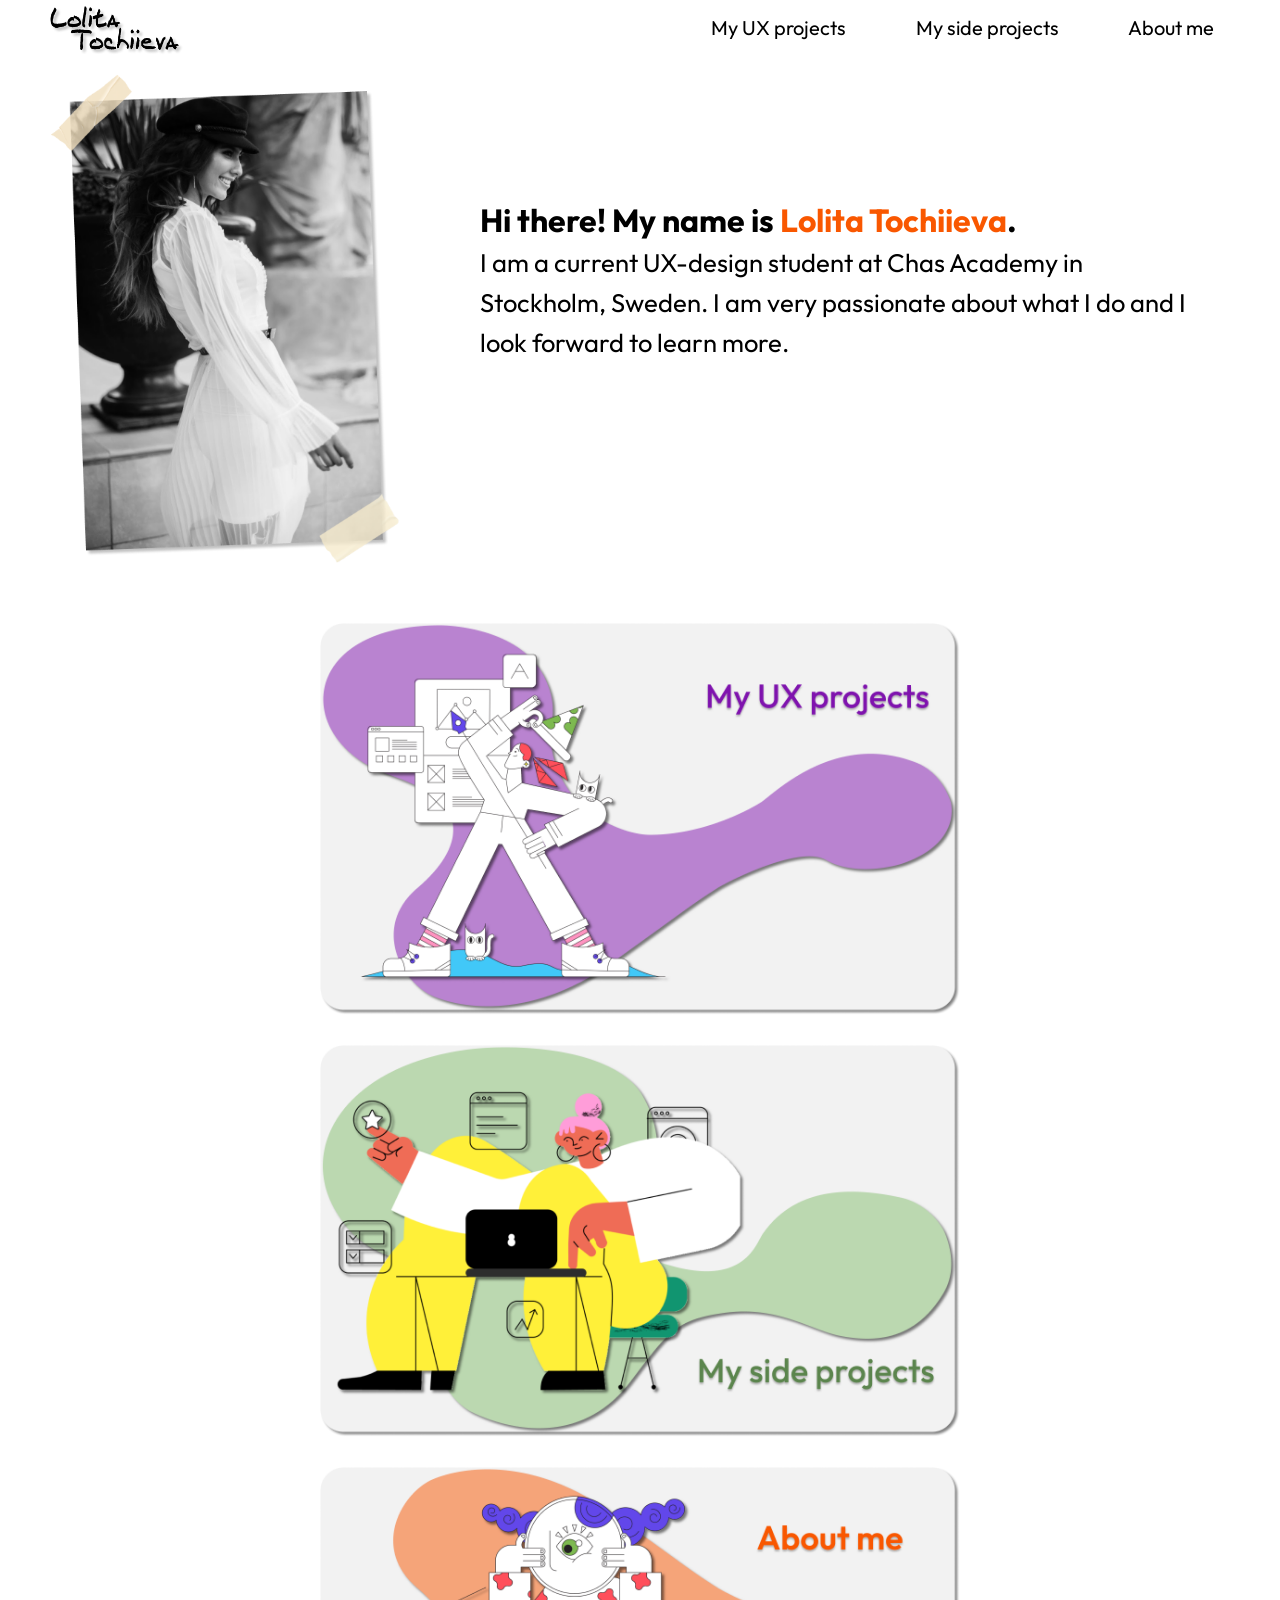
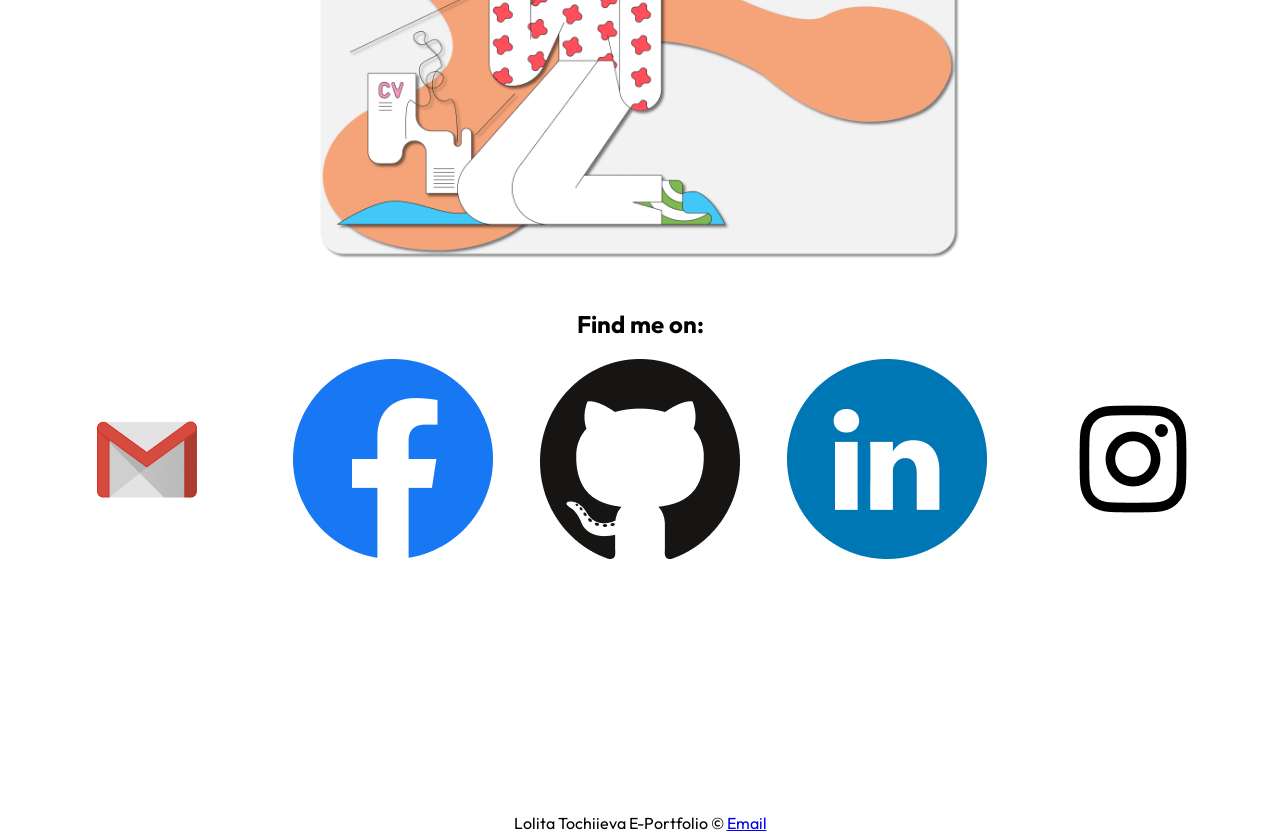
<file: index.html>
<!DOCTYPE html>
<html lang="en">
  <head>
    <meta charset="UTF-8" />
    <meta http-equiv="X-UA-Compatible" content="IE=edge" />
    <meta name="viewport" content="width=device-width, initial-scale=1.0" />

    <!-- Fontawesome icon CDN -->
    <link
      rel="stylesheet"
      href="https://cdnjs.cloudflare.com/ajax/libs/font-awesome/4.7.0/css/font-awesome.min.css"
    />
    <!-- Link to stylesheet-->
    <link rel="stylesheet" href="./style.css" />
    <title>Portfolio Lolka</title>
  </head>
  <body>
    <!-- Navigation bar with Logo and Links -->
    <nav class="desktopNav">
      <a href="index.html">
        <img
          id="Lolita_Tochiieva_Logo"
          src="img/Lolkas Logo.png"
          alt="MyLogo"
        />
      </a>

      <!-- Grouped right nav to easier style-->
      <div class="rightNav">
        <a id="my_ux_projects" href="UXprojects.html">My UX projects</a>
        <a id="my_side_projects" href="SideProjects.html">My side projects</a>
        <a id="about_me" href="AboutMe.html">About me</a>
      </div>
    </nav>

    <!-- Phone Navigation bar-->
    <nav class="phoneNav">
      <div class="logo_phone">
        <a href="index.html">
          <img
            id="Lolita_Tochiieva_Logo"
            src="img/Lolkas Logo.png"
            alt="MyLogo"
          />
        </a>
      </div>

      <!-- Mobile Links, toggleable through Javascript on phone browser -->
      <div class="mobile_links">
        <a href="UXprojects.html">My UX projects</a>
        <a href="SideProjects.html">My side projects</a>
        <a href="AboutMe.html">About me</a>
      </div>
      <!-- Fontawesome burger menu icon to not take so much space on phone navbar-->
      <a id="meny" href="javascript:void(0);" onclick="phoneMenu()">
        <i class="fa fa-bars"></i>
      </a>
    </nav>
    <!-- Header with image and a describing title and subtitle 
         Using Span to mark the subtitle -->
    <header>
      <img id="me" src="./img/LolkaTape.png" alt="My image" />
      <h1>
        Hi there! My name is <span class="orangeName"> Lolita Tochiieva</span>.
        <br />
        <span id="headerP"
          >I am a current UX-design student at Chas Academy in Stockholm,
          Sweden. I am very passionate about what I do and I look forward to
          learn more.</span
        >
      </h1>
    </header>

    <!-- Main Section-->
    <main>
      
      <div class="Choises">
        <div class="UXNav">
          <a href="UXprojects.html">
            <img id="LolkasUX" src="./img/Photo+vector.png" alt="My UX" />
          </a>
        </div>
        <div class="SideNav">
          <a href="SideProjects.html">
            <img
              id="LolkasSide"
              src="./img/MySideProjPhoto+vector.png"
              alt="Side projects"
            />
          </a>
        </div>
        <div class="AboutNav">
          <a href="AboutMe.html">
            <img
              id="AboutLolka"
              src="./img/AboutMePhoto+vector.png"
              alt="About me"
            />
          </a>
        </div>
      </div>

      <!-- Social media Icons, linking to generic website -->
      <article class="social_media">
        <h1>Find me on:</h1>
        <div class="icons">
          <div class="gmail">
            <a href="mailto:alol5569@gmail.com">
              <img src="img/gmail.png" alt="" />
            </a>
          </div>
          <div class="fb">
            <a href="https://www.facebook.com/lola.daryushina/">
              <img src="img/fb.png" alt="" />
            </a>
          </div>
          <div class="git">
            <a href="https://github.com/Lolka69">
              <img src="img/git.png" alt="" />
            </a>
          </div>
          <div class="linkedin">
            <a href="https://www.linkedin.com/in/lolita-tochiieva-649312226/">
              <img src="img/linked.png" alt="" />
            </a>
          </div>
          <div class="ig">
            <a href="https://www.instagram.com/lolaaaa_69/">
              <img src="img/ig.png" alt="" />
            </a>
          </div>
        </div>
      </article>
    </main>
    <footer>
      Lolita Tochiieva E-Portfolio &copy;
      <a href="mailto:alol5569@gmail.com">Email</a>
    </footer>
    <script src="js/index.js"></script>
  </body>
</html>
</file>
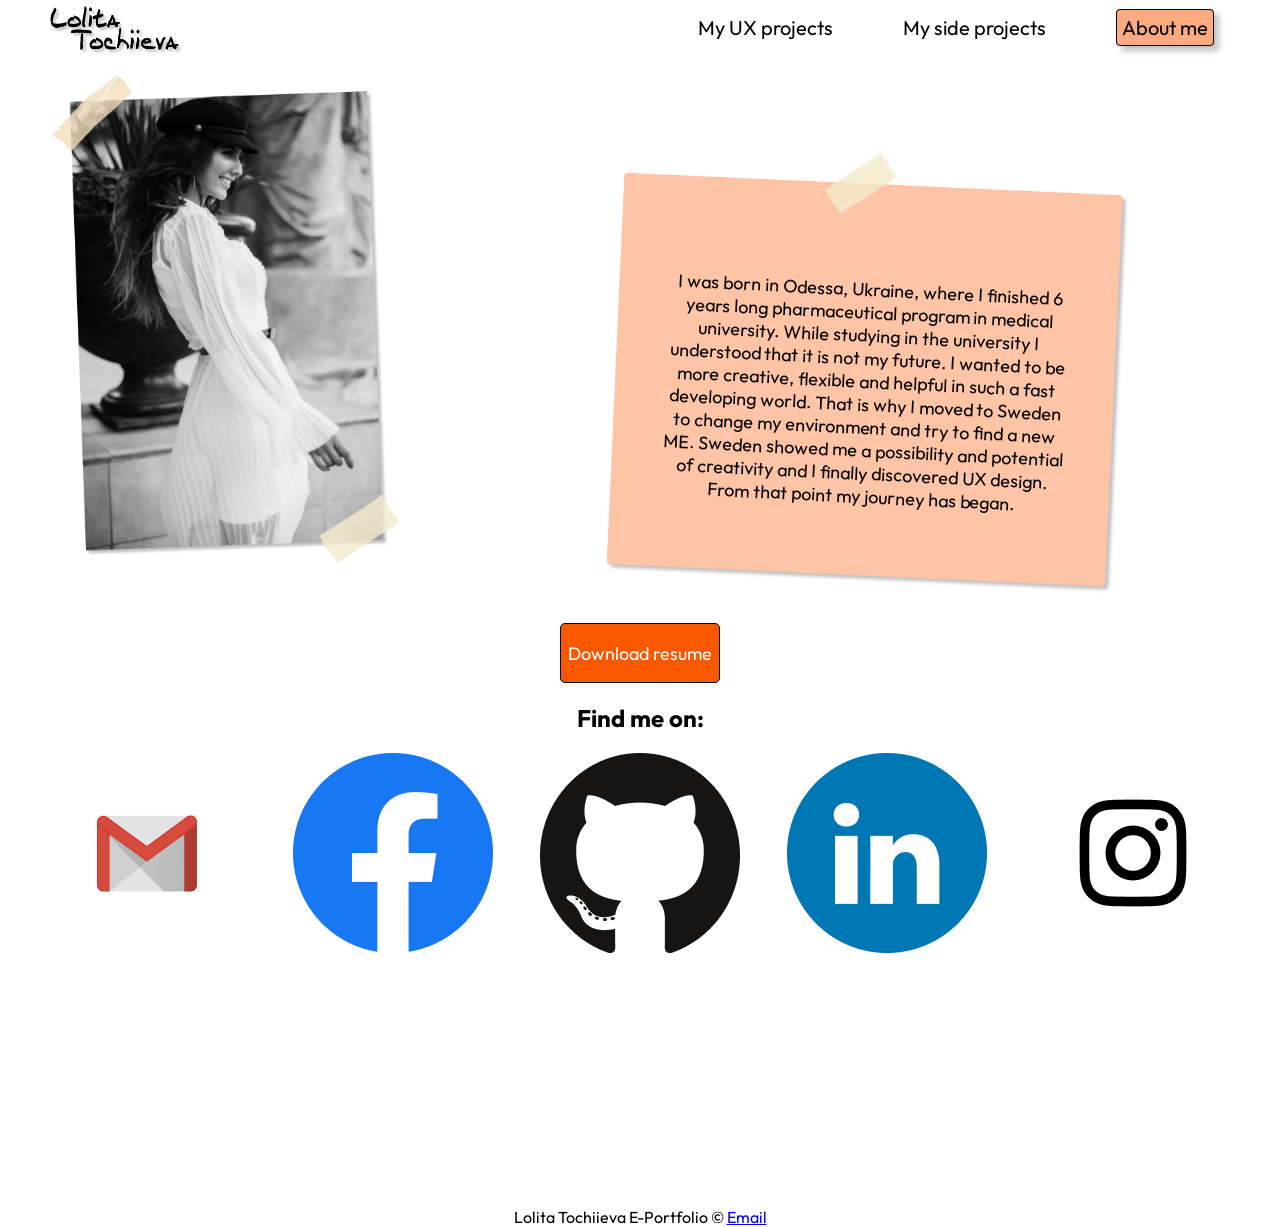
<file: AboutMe.html>
<!DOCTYPE html>
<html lang="en">
  <head>
    <meta charset="UTF-8" />
    <meta http-equiv="X-UA-Compatible" content="IE=edge" />
    <meta name="viewport" content="width=device-width, initial-scale=1.0" />
    <link rel="stylesheet" href="./style.css" />
    <!-- Fontawesome icon CDN -->
    <link rel="stylesheet" href="https://cdnjs.cloudflare.com/ajax/libs/font-awesome/4.7.0/css/font-awesome.min.css">
    <title>About Me</title>
  </head>
  <body>
    <!-- Desktop Navigation Bar -->
    <nav class="desktopNav">
      <a href="index.html">
        <img
          id="Lolita_Tochiieva_Logo"
          src="img/Lolkas Logo.png"
          alt="MyLogo"
        />
      </a>
      <!-- Grouped right nav to easier style-->
      <div class="rightNav">
        <a id="my_ux_projects" href="UXprojects.html">My UX projects</a>
        <a id="my_side_projects" href="SideProjects.html">My side projects</a>
        <a id="about_me_highlight" href="AboutMe.html">About me</a>
      </div>
    </nav>
    <!-- Phone Navigation bar-->
    <nav class="phoneNav">
      <div class="logo_phone">
        <a href="index.html">
          <img
            id="Lolita_Tochiieva_Logo"
            src="img/Lolkas Logo.png"
            alt="MyLogo"
          />
        </a>
      </div>
      <!-- Mobile Links, toggleable through Javascript on phone browser -->
      <div class="mobile_links">
        <a href="UXprojects.html">My UX projects</a>
        <a href="SideProjects.html">My side projects</a>
        <a href="AboutMe.html">About me</a>
      </div>
      <!-- Fontawesome burger menu icon to not take so much space on phone navbar-->
      <a id="meny" href="javascript:void(0);" onclick="phoneMenu()">
        <i class="fa fa-bars"></i>
      </a>
    </nav>

    <!-- Header -->
    <header>
      <img id="me" src="./img/LolkaTape.png" alt="My image" />

      <!-- Div classes to have text over image due to requirements of "webbriktlinier" 
        to have text seperately from image so screen reader can read the text -->
      <div class="infoContainer">
        <img id="infoPic" src="img/OrangePaper.png" alt="Orange note" />
        <p class="centerText">
          I was born in Odessa, Ukraine, where I finished 6
          years long pharmaceutical program in medical university. While
          studying in the university I understood that it is not my future. I
          wanted to be more creative, flexible and helpful in such a fast
          developing world. That is why I moved to Sweden to change my
          environment and try to find a new ME. Sweden showed me a possibility
          and potential of creativity and I finally discovered UX design. From
          that point my journey has began.
        </p>
      </div>
    </header>

    <!-- Main Section -->
    <main>
      <!-- Anchor tag with button to download resume -->
      <a id="pdfAnchor" href="./assets/Lolita_Tochiieva_CV.pdf" target="_blank">
        <button class="PDFFile" type="submit">Download resume</button>
      </a>

      <!-- Social media Icons, linking to generic website -->
      <article class="social_media">
        <h1>Find me on:</h1>
        <div class="icons">
          <div class="gmail">
            <a href="mailto:alol5569@gmail.com">
              <img src="img/gmail.png" alt="" />
            </a>
          </div>
          <div class="fb">
            <a href="https://www.facebook.com/lola.daryushina/">
              <img src="img/fb.png" alt="" />
            </a>
          </div>
          <div class="git">
            <a href="https://github.com/Lolka69">
              <img src="img/git.png" alt="" />
            </a>
          </div>
          <div class="linkedin">
            <a href="https://www.linkedin.com/in/lolita-tochiieva-649312226/">
              <img src="img/linked.png" alt="" />
            </a>
          </div>
          <div class="ig">
            <a href="https://www.instagram.com/lolaaaa_69/">
              <img src="img/ig.png" alt="" />
            </a>
          </div>
        </div>
      </article>
    </main>
    <footer>
      Lolita Tochiieva E-Portfolio &copy;
      <a href="mailto:alol5569@gmail.com">Email</a>
    </footer>
    <script src="js/index.js"></script>
  </body>
</html>
</file>
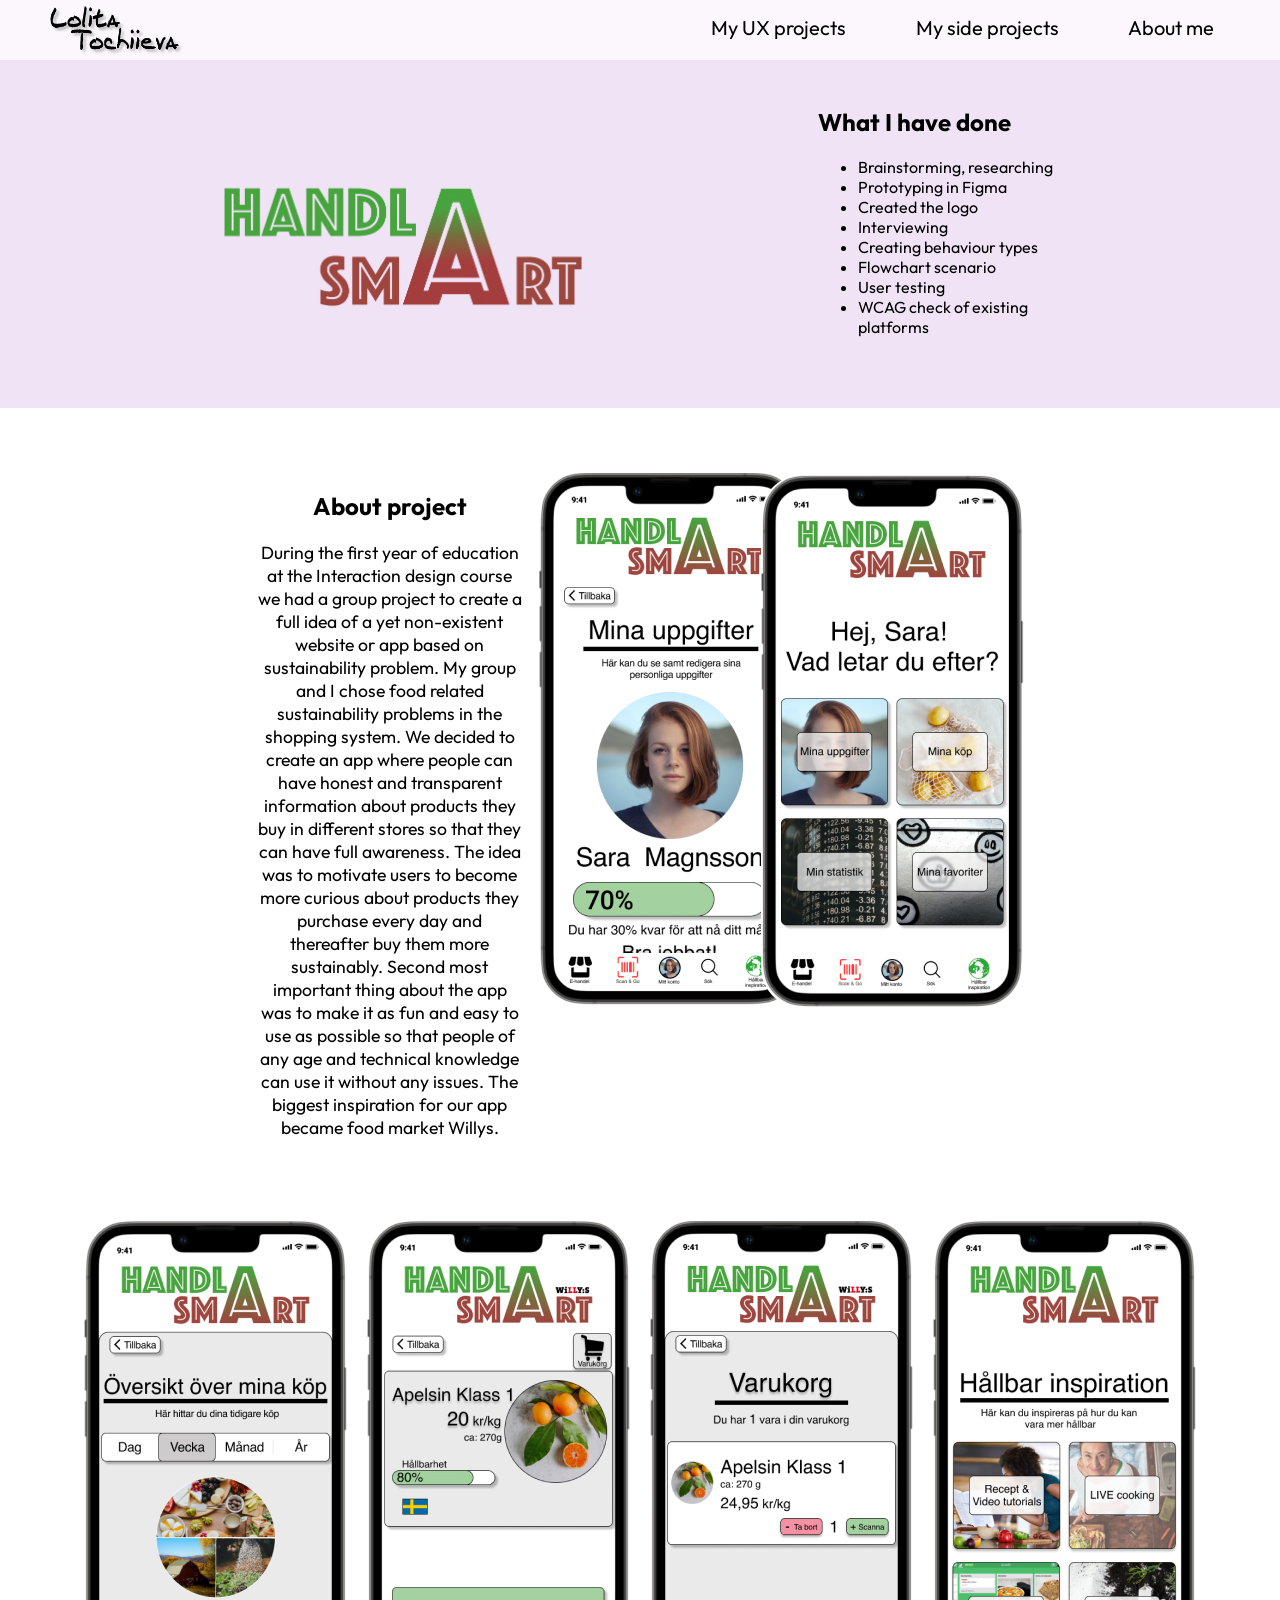
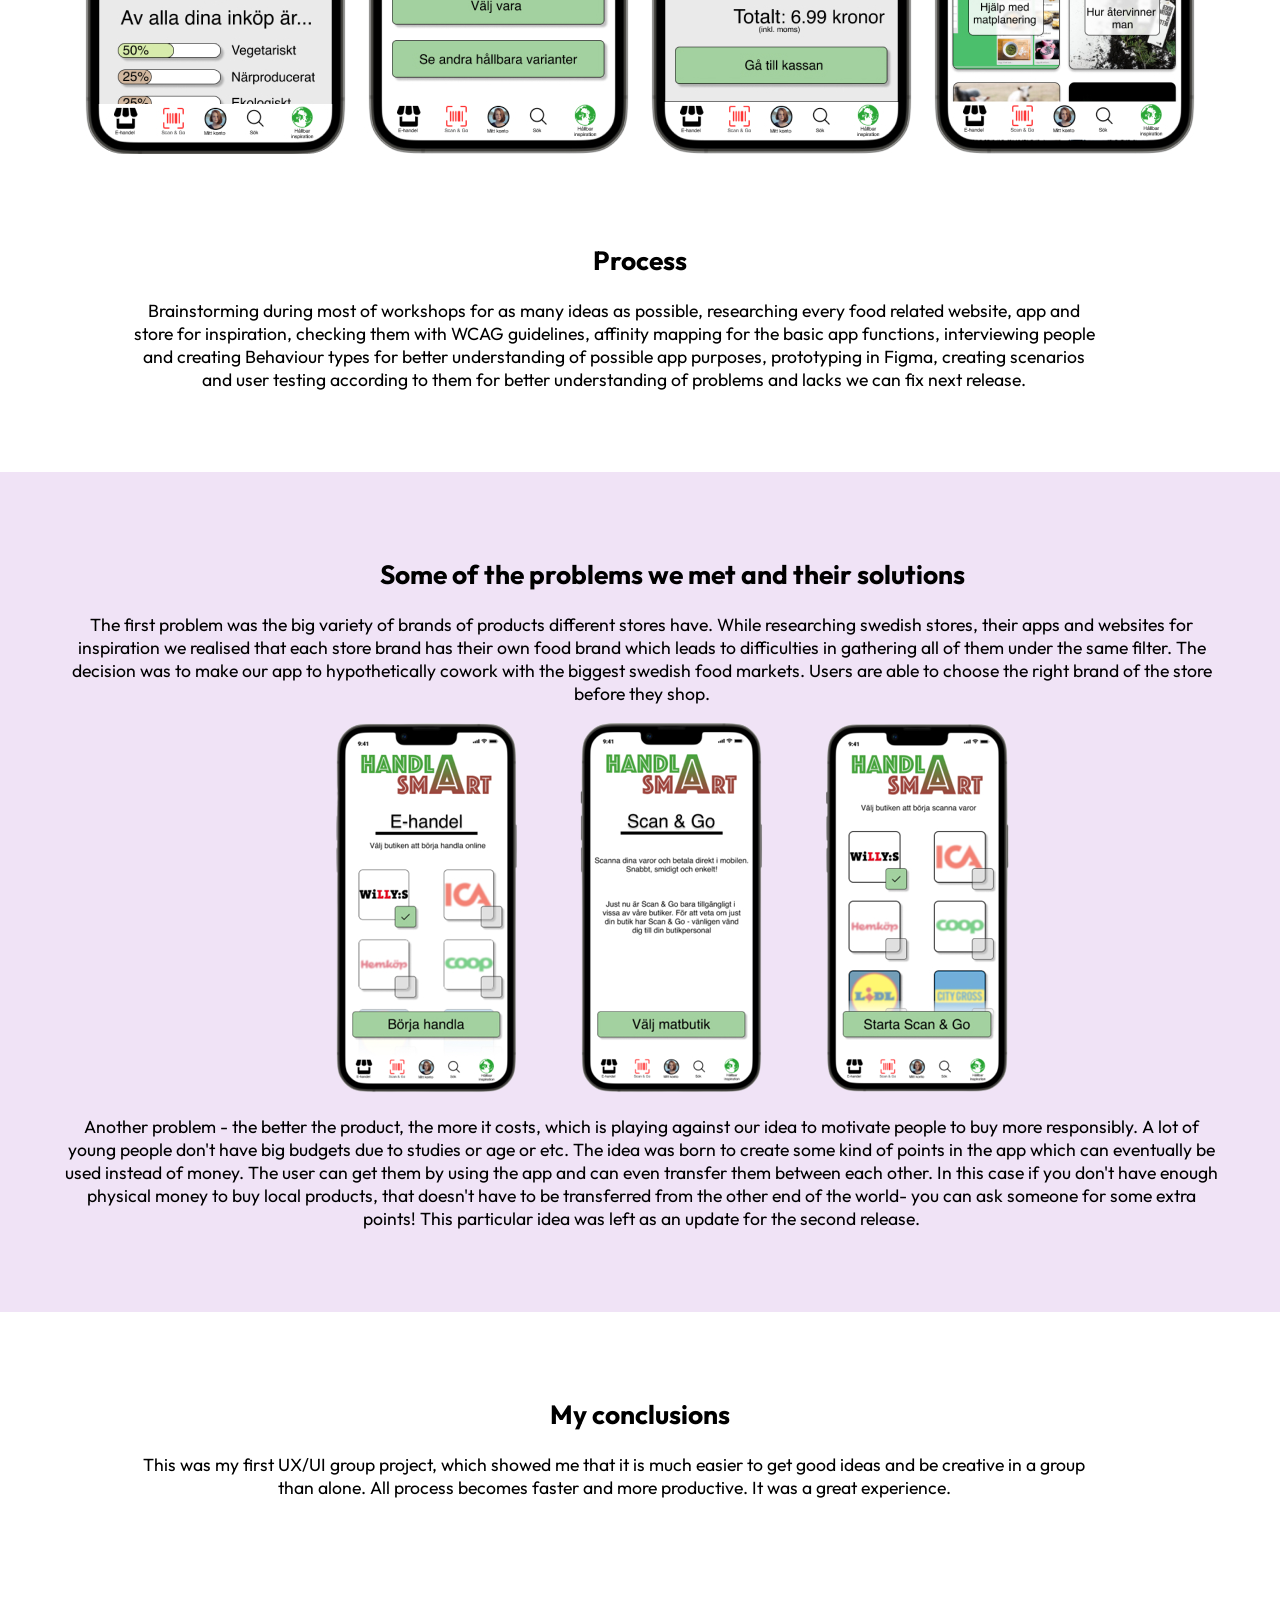
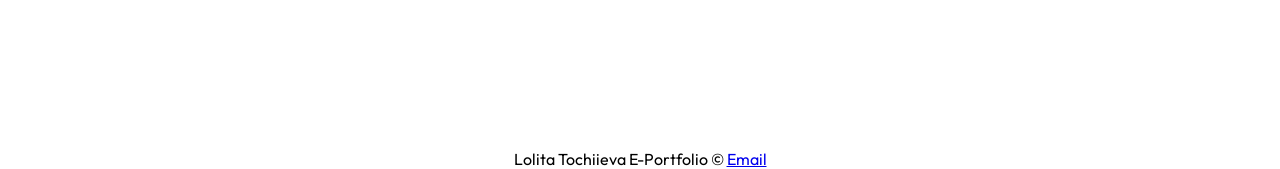
<file: HandlaSmart.html>
<!DOCTYPE html>
<html lang="en">
  <head>
    <meta charset="UTF-8" />
    <meta http-equiv="X-UA-Compatible" content="IE=edge" />
    <meta name="viewport" content="width=device-width, initial-scale=1.0" />
    <link rel="stylesheet" href="./style.css" />
    <title>Handla Smart</title>
  </head>
  <body>
    <!-- Navigation bar with Logo and Links -->
    <nav class="desktopNav">
      <a href="index.html">
        <img
          id="Lolita_Tochiieva_Logo"
          src="img/Lolkas Logo.png"
          alt="MyLogo"
        />
      </a>
      <div class="rightNav">
        <a id="my_ux_projects" href="UXprojects.html">My UX projects</a>
        <a id="my_side_projects" href="SideProjects.html">My side projects</a>
        <a id="about_me" href="AboutMe.html">About me</a>
      </div>
    </nav>

    <!-- Phone Navigation bar-->
    <nav class="phoneNav">
      <div class="logo_phone">
        <a href="index.html">
          <img
            id="Lolita_Tochiieva_Logo"
            src="img/Lolkas Logo.png"
            alt="MyLogo"
          />
        </a>
      </div>
      <div class="mobile_links">
        <a href="UXprojects.html">My UX projects</a>
        <a href="SideProjects.html">My side projects</a>
        <a href="AboutMe.html">About me</a>
      </div>
      <a id="meny" href="javascript:void(0);" onclick="phoneMenu()">Menu</a>
    </nav>
    <header id="handlasmartHeader">
      <img src="img/HANDLA_SMART-removebg-preview.png" alt="">
      <div>
          <h2>What I have done</h2>
          <ul>
            <li>Brainstorming, researching</li>
            <li>Prototyping in Figma</li>
            <li>Created the logo</li>
            <li>Interviewing</li>
            <li>Creating behaviour types</li>
            <li>Flowchart scenario</li>
            <li>User testing</li>
            <li>WCAG check of existing platforms</li>
          </ul>
      </div>
    </header>
    <main>
      <!--Första grupp DIV-->
      <div class="first_project_div">

      <!--About-->
      <div id="about_project">
        <h2>About project</h2>
        <p>

          During the first year of education at the Interaction design course we had a group project to create a full idea of a yet non-existent website or app based on sustainability problem.
          My group and I chose food related sustainability problems in the shopping system. 
          We decided to create an app where people can have honest and transparent information about products they buy in different stores so that they can have full awareness.
          The idea was to motivate users to become more curious about products they purchase every day and thereafter buy them more sustainably. Second most important thing about the app was to make it as fun and easy to use as possible so that people of any age and technical knowledge can use it without any issues. The biggest inspiration for our app became food market Willys.
          </p>
      </div>
      <!-- View -->
      <div>
        <img src="img/2preview.jpg" alt="">
      </div>
    </div>
      <!--4 View-->
      <div class="div4preview">
        <img src="img/4preview.jpg" alt="">
      </div>
      <!--Process-->
      <div class="process">
        <h2>Process</h2>
        <p>Brainstorming during most of workshops for as many ideas as possible, researching every food related website, app and store for inspiration, checking them with WCAG guidelines, affinity mapping for the basic app functions, interviewing people and creating Behaviour types for better understanding of possible app purposes, prototyping in Figma, creating scenarios and user testing according to them for better understanding of problems and lacks we can fix next release.</p>
      </div>
      <!--Last-->
      <div class="problems_solutions">
        <h2>Some of the problems we met and their solutions</h2>
        <p>The first problem was the big variety of brands of products different stores have.
          While researching swedish stores, their apps and websites for inspiration we realised that each store brand has their own food brand which leads to difficulties in gathering all of them under the same filter. The decision was to make our app to hypothetically cowork with the biggest swedish food markets. Users are able to choose the right brand of the store before they shop. </p>
          <img src="img/3preview.png" alt="">
          <p>Another problem - the better the product, the more it costs, which is playing against our idea to motivate people to buy more responsibly. A lot of young people don't have big budgets due to studies or age or etc. The idea was born to create some kind of points in the app which can eventually be used instead of money. The user can get them by using the app and can even transfer them between each other. In this case if you don't have enough physical money to buy local products, that doesn't have to be transferred from the other end of the world- you can ask someone for some extra points! This particular idea was left as an update for the second release.</p>
        </div>
        <!--Actually Last-->
        <div class="conclusions">
          <h2>My conclusions</h2>
          <p>This was my first UX/UI group project, which showed me that it is much easier to get good ideas and be creative in a group than alone. All process becomes faster and more productive. It was a great experience.</p>
        </div>
    </main>
    <footer>
      Lolita Tochiieva E-Portfolio &copy;
      <a href="mailto:alol5569@gmail.com">Email</a>
    </footer>
    <script src="js/index.js"></script>
  </body>
</html>
</file>
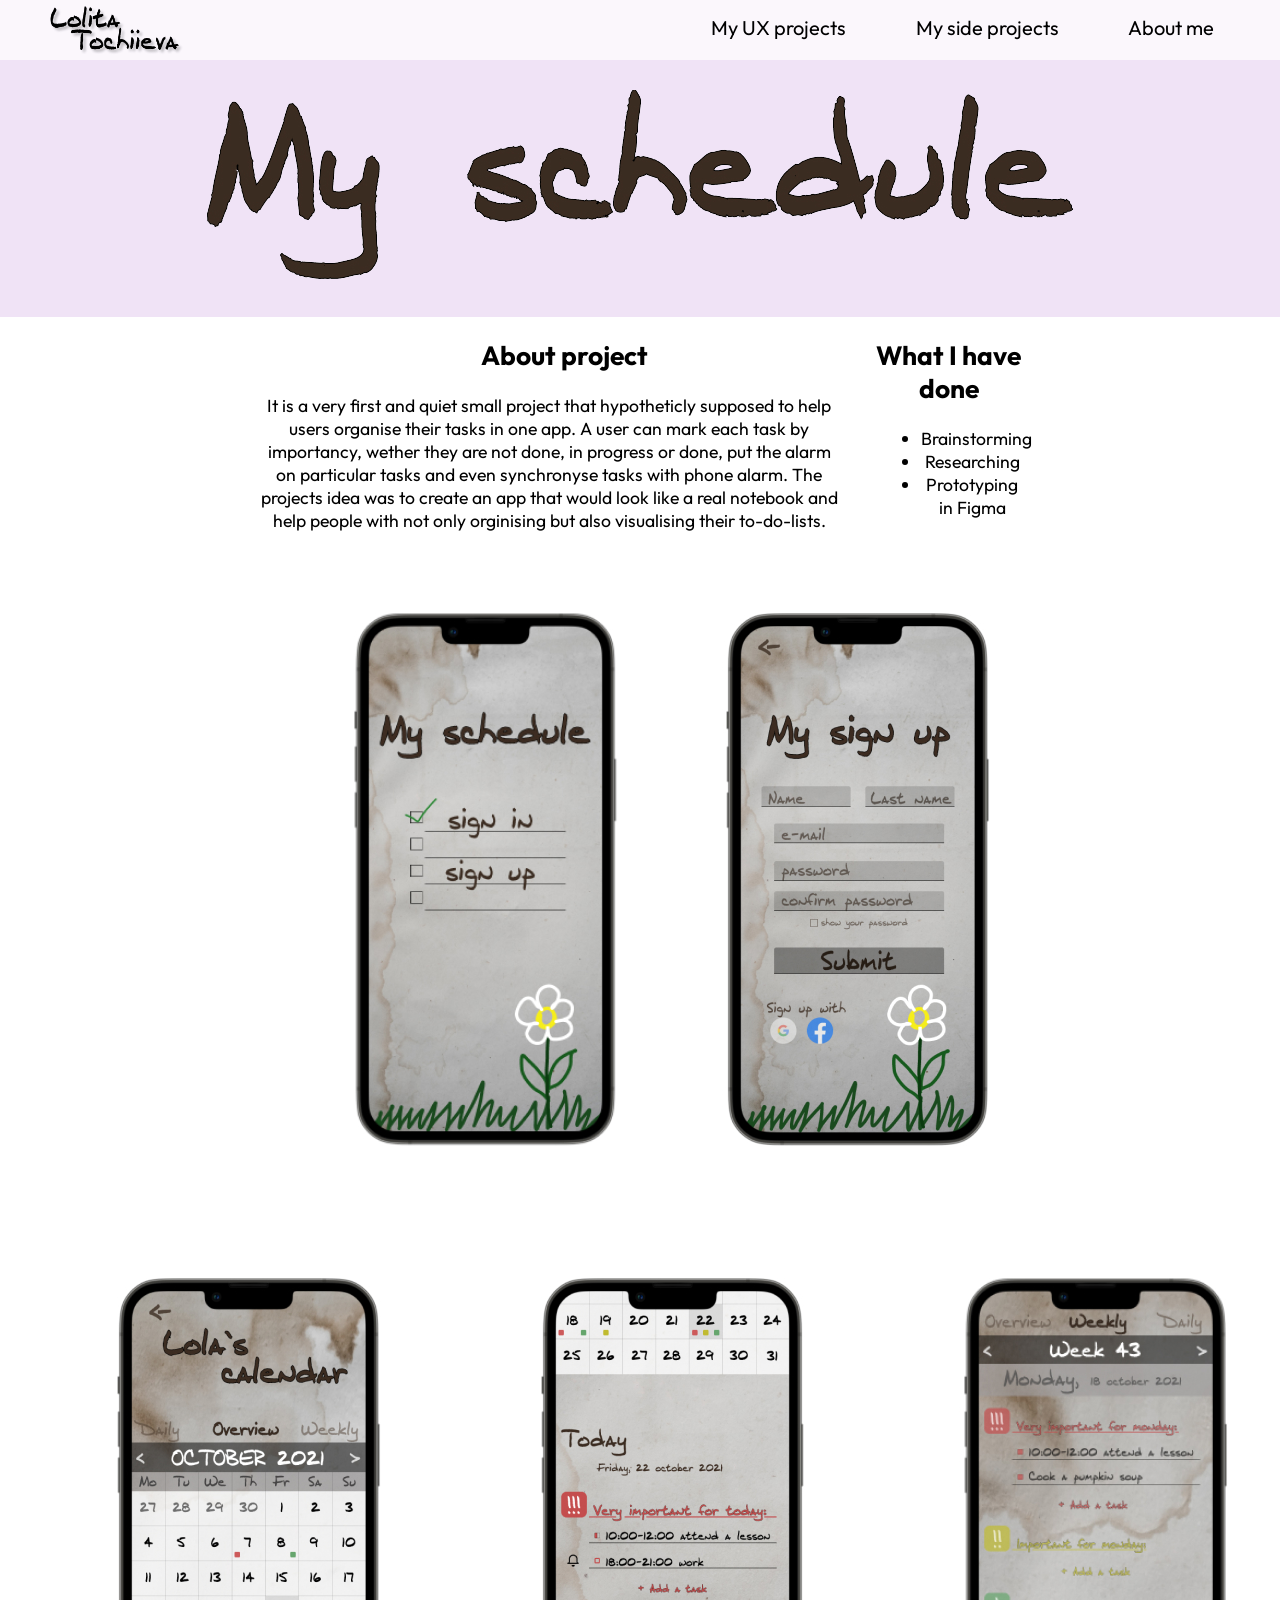
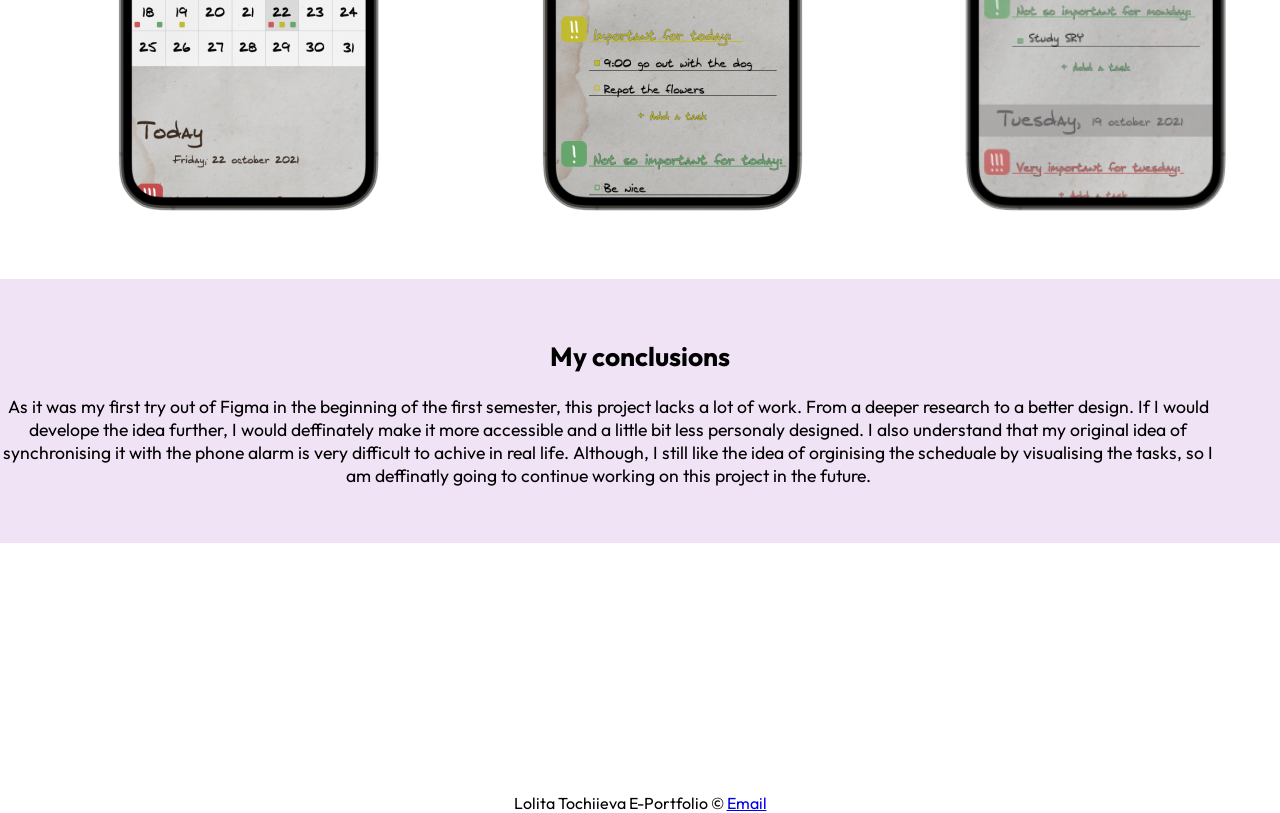
<file: MySchedule.html>
<!DOCTYPE html>
<html lang="en">
  <head>
    <meta charset="UTF-8" />
    <meta http-equiv="X-UA-Compatible" content="IE=edge" />
    <meta name="viewport" content="width=device-width, initial-scale=1.0" />
    <link rel="stylesheet" href="./style.css" />
    <title>My Schedule</title>
  </head>
  <body>
    <!-- Navigation bar with Logo and Links -->
    <nav class="desktopNav">
      <a href="index.html">
        <img
          id="Lolita_Tochiieva_Logo"
          src="img/Lolkas Logo.png"
          alt="MyLogo"
        />
      </a>
      <div class="rightNav">
        <a id="my_ux_projects" href="UXprojects.html">My UX projects</a>
        <a id="my_side_projects" href="SideProjects.html">My side projects</a>
        <a id="about_me" href="AboutMe.html">About me</a>
      </div>
    </nav>

    <!-- Phone Navigation bar-->
    <nav class="phoneNav">
      <div class="logo_phone">
        <a href="index.html">
          <img
            id="Lolita_Tochiieva_Logo"
            src="img/Lolkas Logo.png"
            alt="MyLogo"
          />
        </a>
      </div>
      <div class="mobile_links">
        <a href="UXprojects.html">My UX projects</a>
        <a href="SideProjects.html">My side projects</a>
        <a href="AboutMe.html">About me</a>
      </div>
      <a id="meny" href="javascript:void(0);" onclick="phoneMenu()">Menu</a>
    </nav>
    <header id="my_schedule_header">
      <img src="img/My_schedule.png" alt="">
    </header>
    <main>
      <div class ="schedule_wrapper">
        <div>
          <h2>About project</h2>
          <p>It is a very first and quiet small project that hypotheticly supposed to help users organise their tasks in one app. A user can mark each task by importancy, wether they are not done, in progress or done, put the alarm on particular tasks and even synchronyse tasks with phone alarm. The projects idea was to create an app that would look like a real notebook and help people with not only orginising but also visualising their to-do-lists. </p>
        </div>
        <div id="what_I_have_done">
          <h2>What I have done</h2>
          <ul>
            <li>Brainstorming</li>
            <li>Researching</li>
            <li>Prototyping in Figma</li>
          </ul>
        </div>
      </div>
      <div class="twoimage">
        <img src="img/2_preview.jpg" alt="">
      </div>
      <div class="threeimage">
        <img src="img/3_preview.jpg" alt="">
      </div>
      <div class="conclusions2">
        <h2 >My conclusions</h2>
        <p>As it was my first try out of Figma in the beginning of the first semester, this project lacks a lot of work. From a deeper research to a better design. If I would develope the idea further, I would deffinately make it more accessible and a little bit less personaly designed. I also understand that my original idea of synchronising it with the phone alarm is very difficult to achive in real life. Although, I still like the idea of orginising the scheduale by visualising the tasks, so I am deffinatly going to continue working on this project in the future.  </p>
      </div>
    </main>
    <footer>
      Lolita Tochiieva E-Portfolio &copy;
      <a href="mailto:alol5569@gmail.com">Email</a>
    </footer>
    <script src="js/index.js"></script>
  </body>
</html>
</file>
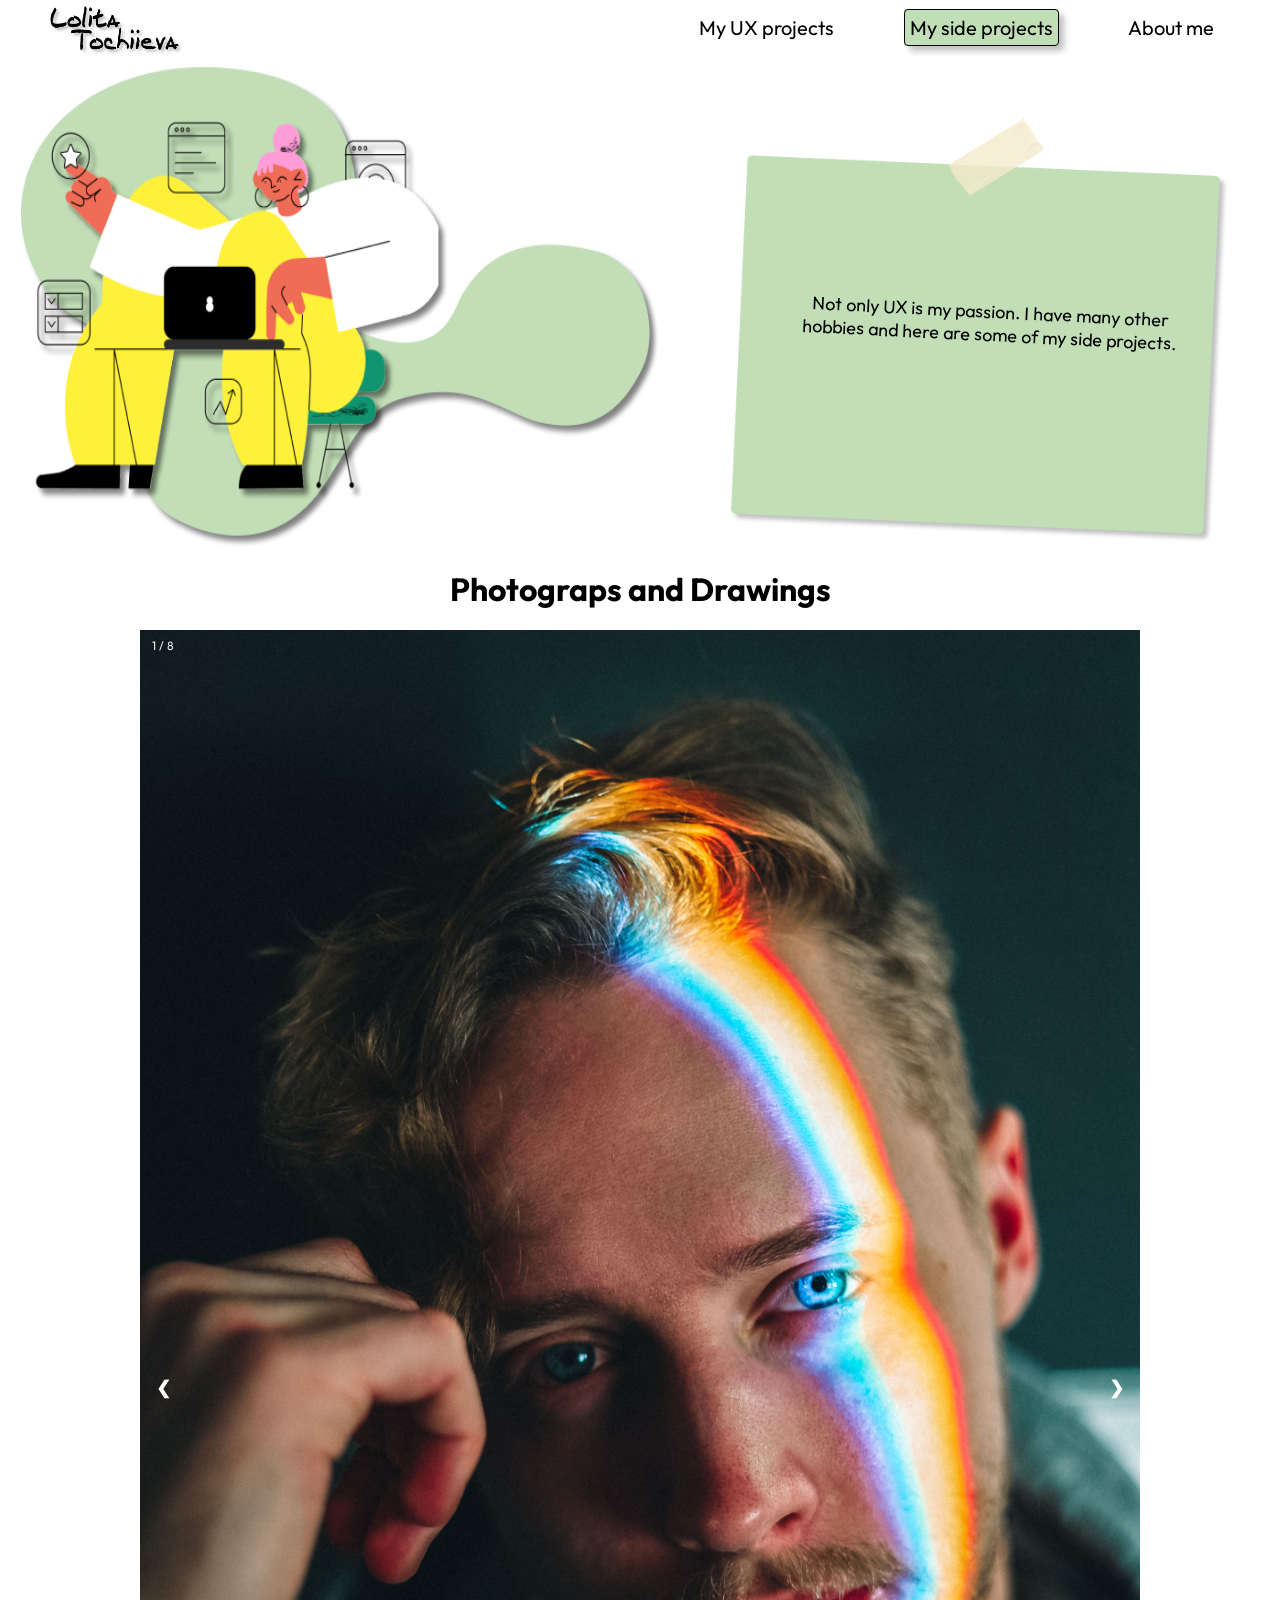
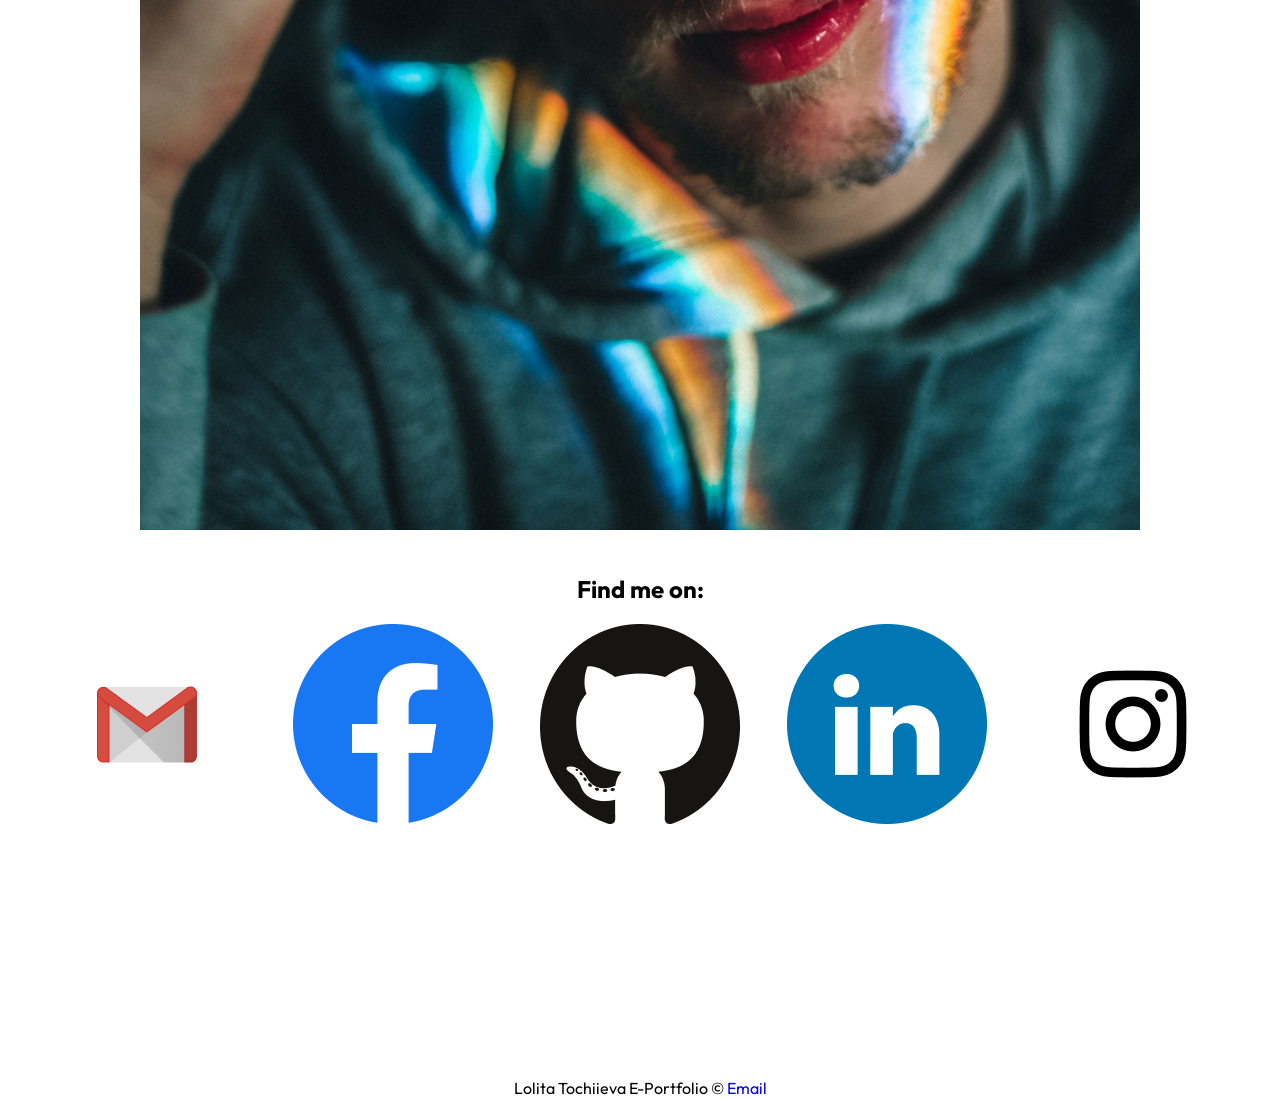
<file: SideProjects.html>
<!DOCTYPE html>
<html lang="en">
  <head>
    <meta charset="UTF-8" />
    <meta http-equiv="X-UA-Compatible" content="IE=edge" />
    <meta name="viewport" content="width=device-width, initial-scale=1.0" />
    <link rel="stylesheet" href="./style.css" />
    <!-- Fontawesome icon CDN -->
    <link rel="stylesheet" href="https://cdnjs.cloudflare.com/ajax/libs/font-awesome/4.7.0/css/font-awesome.min.css">
    <title>Lolkas side projects</title>
  </head>
  <body>
    <!-- Desktop Navigation Bar -->
    <nav class="desktopNav">
      <a href="index.html">
        <img
          id="Lolita_Tochiieva_Logo"
          src="img/Lolkas Logo.png"
          alt="MyLogo"
        />
      </a>
      <!-- Grouped right nav to easier style-->
      <div class="rightNav">
        <a id="my_ux_projects" href="UXprojects.html">My UX projects</a>
        <a id="my_side_projects_highlight" href="SideProjects.html"
          >My side projects</a
        >
        <a id="about_me" href="AboutMe.html">About me</a>
      </div>
    </nav>

    <!-- Phone Navigation bar-->
    <nav class="phoneNav">
      <div class="logo_phone">
        <a href="index.html">
          <img
            id="Lolita_Tochiieva_Logo"
            src="img/Lolkas Logo.png"
            alt="MyLogo"
          />
        </a>
      </div>
      <!-- Mobile Links, toggleable through Javascript on phone browser -->
      <div class="mobile_links">
        <a href="UXprojects.html">My UX projects</a>
        <a href="SideProjects.html">My side projects</a>
        <a href="AboutMe.html">About me</a>
      </div>
      <!-- Fontawesome burger menu icon to not take so much space on phone navbar-->
      <a id="meny" href="javascript:void(0);" onclick="phoneMenu()">
        <i class="fa fa-bars"></i>
      </a>
    </nav>

    <header>
      <img
        id="Side_Vector"
        src="img/MySideProjPhoto+vectorPage.png"
        alt="SideProjectIllustration"
      />

      <!-- Div classes to have text over image due to requirements of "webbriktlinier" 
        to have text seperately from image so screen reader can read the text -->
      <div class="InfoContainerSide">
        <img id="Side_Note" src="img/NoteSideproj.png" alt="SideProjectNote" />
        <div class="SideText">
          Not only UX is my passion. I have many other hobbies and here are some
          of my side projects.
        </div>
      </div>
    </header>

    <!-- Main Section -->

    <main>
       <!-- Slideshow container -->
      <h1 class="side_projects_header">Photograps and Drawings</h1>
<div class="slideshow-container">
  <!-- Full-width images with number and caption text -->
  <div class="mySlides fade">
    <div class="numbertext">1 / 8</div>
    <img src="img/4E9A0178.pre.jpg" style="width:100%">
  </div>

  <div class="mySlides fade">
    <div class="numbertext">2 / 8</div>
    <img src="img/1.2.png" style="width:100%">
  </div>

  <div class="mySlides fade">
    <div class="numbertext">3 / 8</div>
    <img src="img/IMG_0427.jpg" style="width:100%">
  </div>

  <div class="mySlides fade">
    <div class="numbertext">4 / 8</div>
    <img src="img/IMG_0428.jpg" style="width:100%">
  </div>

  <div class="mySlides fade">
    <div class="numbertext">5 / 8</div>
    <img src="img/DSC00880.1bra.jpg" style="width:100%">
  </div>

  <div class="mySlides fade">
    <div class="numbertext">6 / 8</div>
    <img src="img/4.jpg" style="width:100%">
  </div>

  <div class="mySlides fade">
    <div class="numbertext">7 / 8</div>
    <img src="img/5.jpg" style="width:100%">
  </div>

  <div class="mySlides fade">
    <div class="numbertext">8 / 8</div>
    <img src="img/6.jpg" style="width:100%">
  </div>
  <!-- Next and previous buttons -->
  <a class="prev" onclick="plusSlides(-1)">&#10094;</a>
  <a class="next" onclick="plusSlides(1)">&#10095;</a>
</div>
<br>

      <!-- Social media Icons, linking to generic website -->
      <article class="social_media">
        <h1>Find me on:</h1>
        <div class="icons">
          <div class="gmail">
            <a href="mailto:alol5569@gmail.com">
              <img src="img/gmail.png" alt="" />
            </a>
          </div>
          <div class="fb">
            <a href="https://www.facebook.com/lola.daryushina/">
              <img src="img/fb.png" alt="" />
            </a>
          </div>
          <div class="git">
            <a href="https://github.com/Lolka69">
              <img src="img/git.png" alt="" />
            </a>
          </div>
          <div class="linkedin">
            <a href="https://www.linkedin.com/in/lolita-tochiieva-649312226/">
              <img src="img/linked.png" alt="" />
            </a>
          </div>
          <div class="ig">
            <a href="https://www.instagram.com/lolaaaa_69/">
              <img src="img/ig.png" alt="" />
            </a>
          </div>
        </div>
      </article>
      <footer>
        Lolita Tochiieva E-Portfolio &copy;
        <a href="mailto:alol5569@gmail.com">Email</a>
      </footer>
    </main>
    <script src="js/index.js"></script>
  </body>
</html>
</file>
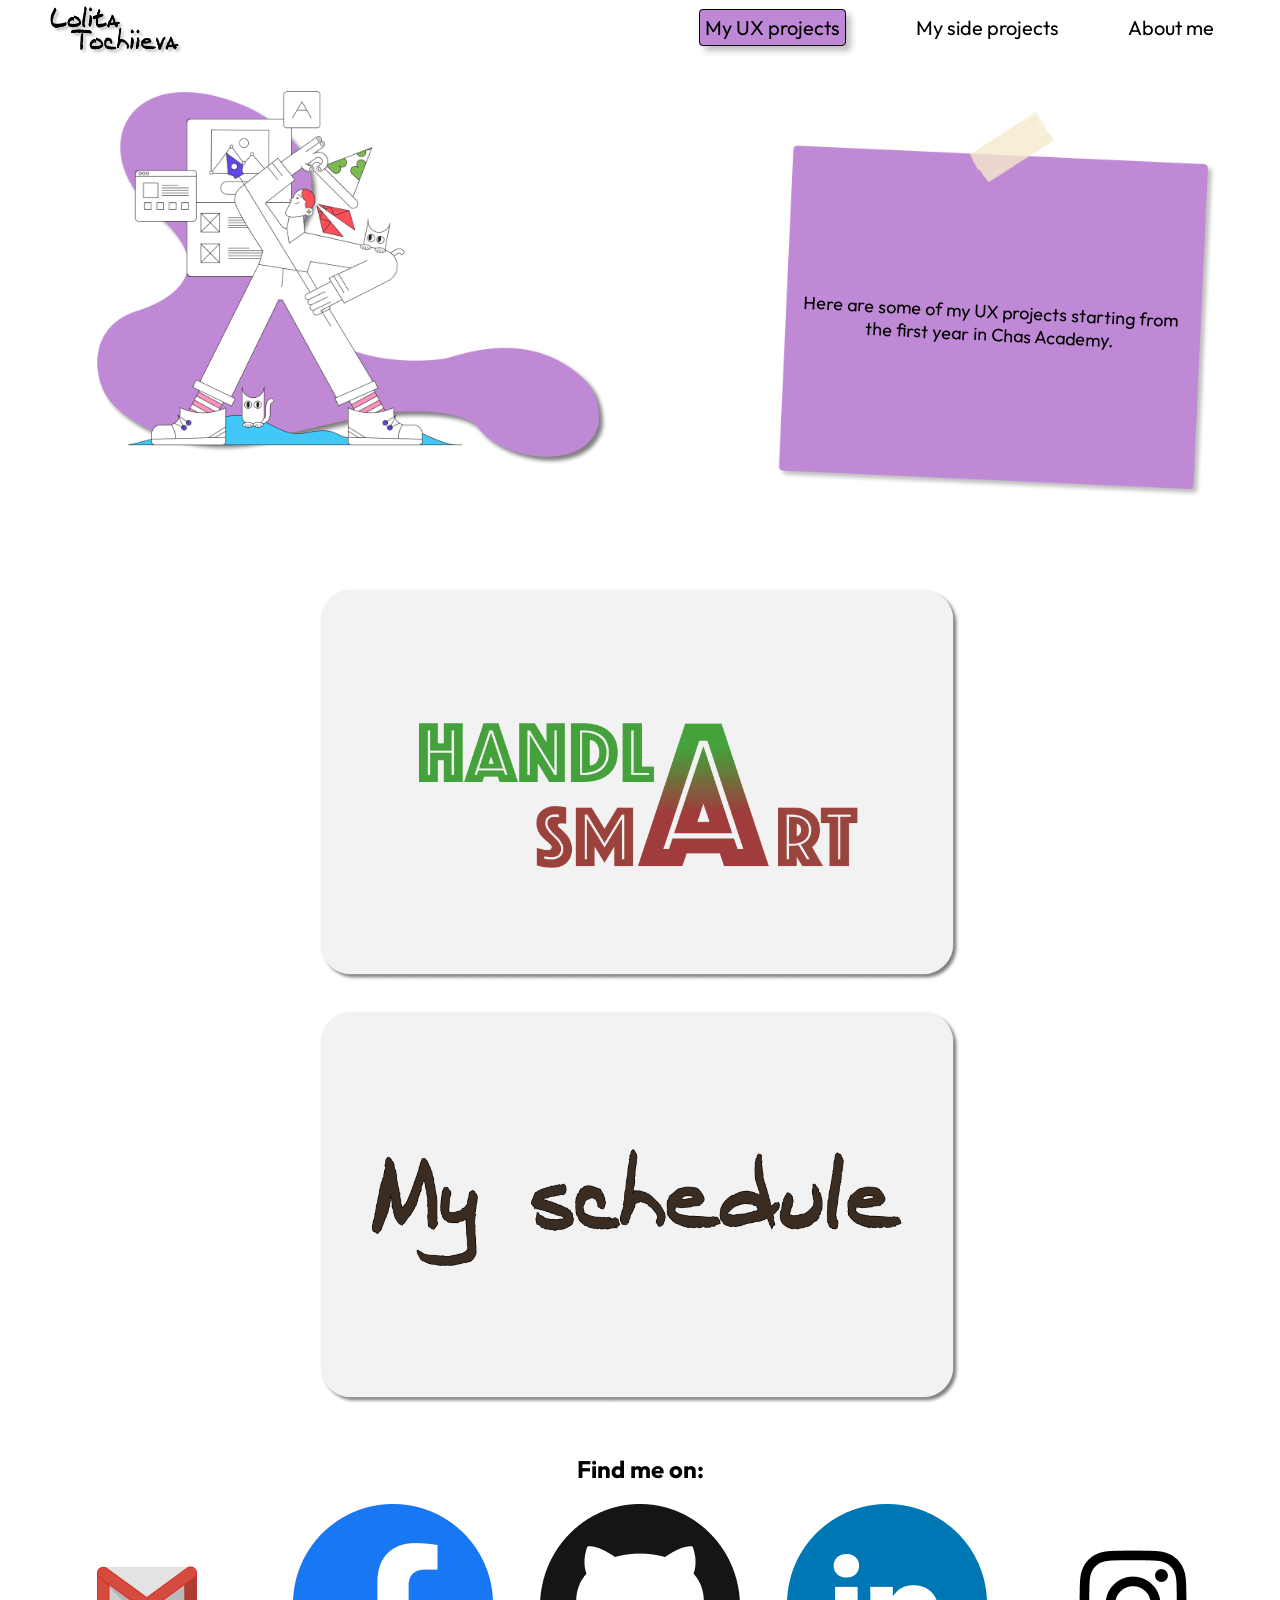
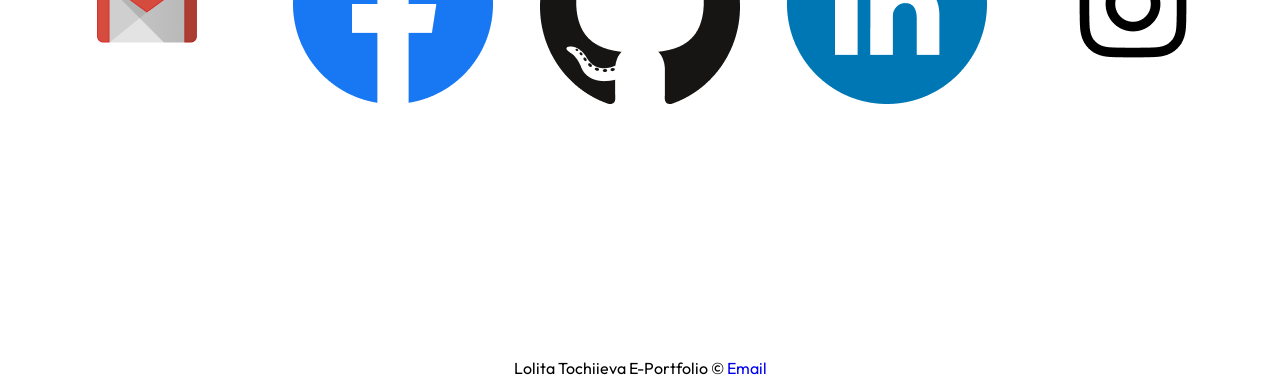
<file: UXprojects.html>
<!DOCTYPE html>
<html lang="en">
<head>
    <meta charset="UTF-8">
    <meta http-equiv="X-UA-Compatible" content="IE=edge">
    <meta name="viewport" content="width=device-width, initial-scale=1.0">
    <link rel="stylesheet" href="./style.css" />
    <!-- Fontawesome icon CDN -->
    <link rel="stylesheet" href="https://cdnjs.cloudflare.com/ajax/libs/font-awesome/4.7.0/css/font-awesome.min.css">
    <title>Lolkas UX projects</title>
</head>
<body>

  <!-- Desktop Navigation Bar -->
    <nav class="desktopNav">
      <a href="index.html">
        <img id="Lolita_Tochiieva_Logo" src="img/Lolkas Logo.png" alt="MyLogo">
      </a>
      <!-- Grouped right nav to easier style-->
        <div class="rightNav">
          <a id="my_ux_projects_highlight" href="UXprojects.html">My UX projects</a>
          <a id="my_side_projects" href="SideProjects.html">My side projects</a>
          <a id="about_me"href="AboutMe.html">About me</a>
        </div>
      </nav>

    <!-- Phone Navigation bar-->
    <nav class="phoneNav">
      <div class="logo_phone">
        <a href="index.html">
          <img
            id="Lolita_Tochiieva_Logo"
            src="img/Lolkas Logo.png"
            alt="MyLogo"
          />
        </a>
      </div>
      <!-- Mobile Links, toggleable through Javascript on phone browser -->
      <div class="mobile_links">
        <a href="UXprojects.html">My UX projects</a>
        <a href="SideProjects.html">My side projects</a>
        <a href="AboutMe.html">About me</a>
      </div>
      <!-- Fontawesome burger menu icon to not take so much space on phone navbar-->
      <a id="meny" href="javascript:void(0);" onclick="phoneMenu()">
        <i class="fa fa-bars"></i>
      </a>
    </nav>

    <!-- Header -->

  <header class="ux_projects_page_header">
    <img id="Designer_And_Vector" src="./img/Designer+vectorOnPage.png" alt="DesignerIllustration">

    <!-- Div classes to have text over image due to requirements of "webbriktlinier" 
        to have text seperately from image so screen reader can read the text -->
      <div class="InfoContainerUX">
        <img id="UX_Note" src="./img/NoteUXproj.png" alt="AboutUXprojectsPage">
          <div class="UXText">
            Here are some of my UX projects starting from the first year in Chas Academy.
          </div>
      </div>
  </header>

  <!-- Main Section -->
  <main>
    <article>
      <!-- Div classes to have text over image -->
      <div class="HandlaSmartChoise">
        <a href="HandlaSmart.html">
          <img id="HandlaSmartLogo" src="img/HANDLA SMART.png" alt="Handla Smart">
        </a>
      </div>
      <div class="MyScheduleChoise">
        <a href="MySchedule.html">
        <img id="MyScheduleLogo" src="img/My schedule.png" alt="My schedule">
      </a>
      </div>
    </article>

    <!-- Social media Icons, linking to generic website -->
    <article class="social_media">
      <h1>Find me on:</h1>
      <div class="icons">
        <div class="gmail">
          <a href="mailto:alol5569@gmail.com">
            <img src="img/gmail.png" alt="" />
          </a>
        </div>
        <div class="fb">
          <a href="https://www.facebook.com/lola.daryushina/">
            <img src="img/fb.png" alt="" />
          </a>
        </div>
        <div class="git">
          <a href="https://github.com/Lolka69">
            <img src="img/git.png" alt="" />
          </a>
        </div>
        <div class="linkedin">
          <a href="https://www.linkedin.com/in/lolita-tochiieva-649312226/">
            <img src="img/linked.png" alt="" />
          </a>
        </div>
        <div class="ig">
          <a href="https://www.instagram.com/lolaaaa_69/">
            <img src="img/ig.png" alt="" />
          </a>
        </div>
      </div>
    </article>
    <footer>
      Lolita Tochiieva E-Portfolio &copy;
      <a href="mailto:alol5569@gmail.com">Email</a>
    </footer>
  </main>
    <script src="js/index.js"></script>
</body>
</html>
</file>
<file: style.css>
@import url('https://fonts.googleapis.com/css2?family=Outfit:wght@400;700&display=swap');

* {
    font-family: 'Outfit', sans-serif;
    box-sizing: border-box;
}

html, body {
    margin:0;
    padding:0;
 }

body {
    background-color: rgba(255, 255, 255, 1);
}

/* Navigation bar styling */
nav {
    z-index: 9999;
    background:rgba(255, 255, 255, 0.7) ;
    display: flex;
    justify-content: space-between;
    position:fixed;
    height: 60px;
    width: 100%;
  }
#Lolita_Tochiieva_Logo{
    height: 58px;
    padding-top: 5px;
    padding-left: 50px;
  }
nav a {
    color: black;
    text-decoration: none;

}

nav a:active {
    color: black;
}

#my_ux_projects{
    transition: all 200ms ease;
}
#my_ux_projects:hover{
    background: rgba(127, 19, 174, 0.5);
    border-radius: 4px;
    border: 1px solid black;
    padding: 5px;
    box-shadow: 5px 5px 6px 0px rgba(0, 0, 0, 0.25);

}


#my_ux_projects_highlight{
    background: rgba(127, 19, 174, 0.5);
    border-radius: 4px;
    border: 1px solid black;
    padding: 5px;
    box-shadow: 5px 5px 6px 0px rgba(0, 0, 0, 0.25);
}

#my_side_projects{
    transition: all 200ms ease;
}

#my_side_projects:hover{
    background: rgba(132, 191, 110, 0.5);
    border-radius: 4px;
    border: 1px solid black;
    padding: 5px;
    box-shadow: 5px 5px 6px 0px rgba(0, 0, 0, 0.25);
}

#my_side_projects_highlight{
    background: rgba(132, 191, 110, 0.5);
    border-radius: 4px;
    border: 1px solid black;
    padding: 5px;
    box-shadow: 5px 5px 6px 0px rgba(0, 0, 0, 0.25);
}

#about_me{
    transition: all 200ms ease;
}

#about_me:hover{
    background: rgba(249, 87, 0, 0.5);
    border-radius: 4px;
    border: 1px solid black;
    padding: 5px;
    box-shadow: 5px 5px 6px 0px rgba(0, 0, 0, 0.25);
}

#about_me_highlight{
    background: rgba(249, 87, 0, 0.5);
    border-radius: 4px;
    border: 1px solid black;
    padding: 5px;
    box-shadow: 5px 5px 6px 0px rgba(0, 0, 0, 0.25);
}

.rightNav {
    font-size: 125%;
    padding-top: 15px;
}

.rightNav a {
    margin-bottom: 36px;
    margin-right: 66px;
}


/* Header Styling*/
#me {
    width: 34%;
    margin-top: 40px;
}

header {
    display: flex;
    justify-content: space-between;
}

header h1 {
    margin-left: 25px;
    margin-top: 200px;
    margin-right: 80px;
}
.orangeName {
    color: rgba(249, 87, 0, 1);
}

.infoContainer {
    position: relative;
    text-align: center;
    color: black;
  }

.centerText {
    position: absolute;
    top: 260px;
    left: 80px;
    max-width: 400px;
    font-size: 18px;
    transform: rotate(2.8deg);
  }

#infoPic {
    width: 524px;
    height: 493.52px;
    margin-right: 150px;
    margin-top: 100px;
  
}

#UX_Note {
    width: 75%;
    margin-top: 50px;
}

header img {
    margin-left: 20px;
}

#headerP {
    font-weight: 400;
    font-size: 80%;
}
.InfoContainerUX {
    position: relative;
    text-align: center;
    color: black;
  }

.UXText {
    position: absolute;
    top: 300px;
    left: 95px;
    max-width: 400px;
    font-size: 18px;
    transform: rotate(2.8deg);
  }
  #Side_Vector {
    margin-top: 66px;
    width: 50%;
}
#Side_Note {
    width: 500px;
    height: 493.52px;
    margin-right: 50px;
    margin-top: 50px;
}

.InfoContainerSide {
    position: relative;
    text-align: center;
    color: black;
  }

.SideText {
    position: absolute;
    top: 300px;
    left: 80px;
    max-width: 400px;
    font-size: 18px;
    transform: rotate(2.8deg);
  }

/* Main Section Styling */
main a {
    text-decoration: none;
}

main, header {
    margin: auto;
}


.social_media h1{
    text-align: center;
}

.icons {
    display: flex;
    justify-content: space-evenly;
}

#sideProjects_coming {
    text-align: center;
    font-weight: bold;
    font-size: 32px;
    margin-bottom: 150px;
}

.Choises{
    width: 50%;
    margin: 0 auto;
}
.Choises img{
    margin: 0 auto;
    margin-bottom: 26px;
    width: 100%;
}

#Designer_And_Vector {
    margin-top: 66px;
    width: 50%;
}

.HandlaSmartChoise, .MyScheduleChoise{
    margin: 0 auto;
    width: 50%;
}

#MyScheduleLogo, #HandlaSmartLogo {
    margin: 0 auto;
    width: 100%;
    margin-bottom: 26px;
}

#my_schedule_header {
    margin: 0 auto;
    padding-top: 7%;
    background-color: #F0E3F6;
    padding-bottom: 3%;
}

#my_schedule_header img {
    margin: 0 auto;
}


#handlasmartHeader {
    padding-top: 5%;
    background-color: #F0E3F6;
    display: flex;
    justify-content: space-between;
    padding-right: 15%;
}

#handlasmartHeader img {
    width: 33%;
    margin: auto;
}

#handlasmartHeader h2 {
    margin-top: 15%;
}
#handlasmartHeader h2, ul {
    margin-left: 5%;
}

#handlasmartHeader ul {
    margin-bottom: 25%;
}

.first_project_div {
    padding-top: 5%;
    padding-bottom: 5%;
    margin: 0 auto;
    width: 60%;
    display: flex;
}

.first_project_div h2, p {
    text-align: center;
    margin-right: 5%;
}

.first_project_div p {
    font-size: 110%;
}

.div4preview {
    text-align: center;
}

.process {
    padding-top: 5%;
    margin: 0 auto;
    text-align: center;
    width: 80%;
    padding-bottom: 5%;
    font-size: 110%;
}

.problems_solutions {
    padding-left: 5%;
    background-color: #F0E3F6;
    padding-top: 5%;
    margin: 0 auto;
    text-align: center;
    font-size: 110%;
    padding-bottom: 5%;
}

.schedule_wrapper {
    margin: 0 auto;
    display: flex;
    text-align: center;
    width: 60%;
    font-size: 110%;
}

#what_I_have_done {
    width: 100%;
}

.twoimage {
    padding-left: 5%;
    padding-top: 5%;
    margin: 0 auto;
    text-align: center;
    padding-bottom: 5%;
}

.threeimage {
    padding-left: 5%;
    padding-top: 5%;
    margin: 0 auto;
    text-align: center;
    padding-bottom: 5%;
}

.conclusions {
    padding-top: 5%;
    margin: 0 auto;
    text-align: center;
    font-size: 110%;
    width: 80%;
}

.conclusions2 {
    background-color: #F0E3F6;
    padding-top: 3%;
    padding-bottom: 3%;
    margin: 0 auto;
    text-align: center;
    font-size: 110%;
}

/* PDF Resume Styling */
#pdfAnchor {
    display: flex;
    justify-content: center;
}
.PDFFile {
    width: 160px;
    height: 60px; 
    background-color: rgba(249, 87, 0, 1);
    color: rgba(255, 255, 255, 1);
    font-size: 18px;
    border: 1.5px solid #000000;
    border-radius: 5px;
    transition: all 200ms ease;
} 

.PDFFile:hover {
    transform: scale(1.15);
    cursor: pointer;
}

.soon {
    text-align: center;
}

/* Footer styling*/
footer {
    margin-top: 250px;
    text-align: center;
}

/* Slideshow container */
.slideshow-container {
    max-width: 1000px;
    position: relative;
    margin: auto;
  }
  
  /* Hide the images by default */
  .mySlides {
    display: none;
  }
  
  /* Next & previous buttons */
  .prev, .next {
    cursor: pointer;
    position: absolute;
    top: 50%;
    width: auto;
    margin-top: -22px;
    padding: 16px;
    color: white;
    font-weight: bold;
    font-size: 18px;
    transition: 0.6s ease;
    border-radius: 0 3px 3px 0;
    user-select: none;
  }
  
  /* Position the "next button" to the right */
  .next {
    right: 0;
    border-radius: 3px 0 0 3px;
  }
  
  /* On hover, add a black background color with a little bit see-through */
  .prev:hover, .next:hover {
    background-color: rgba(0,0,0,0.8);
  }
  
  /* Caption text */
  .text {
    color: #f2f2f2;
    font-size: 15px;
    padding: 8px 12px;
    position: absolute;
    bottom: 8px;
    width: 100%;
    text-align: center;
  }
  
  /* Number text (1/3 etc) */
  .numbertext {
    color: #f2f2f2;
    font-size: 12px;
    padding: 8px 12px;
    position: absolute;
    top: 0;
  }
  
  /* The dots/bullets/indicators */
  .dot {
    cursor: pointer;
    height: 15px;
    width: 15px;
    margin: 0 2px;
    background-color: #bbb;
    border-radius: 50%;
    display: inline-block;
    transition: background-color 0.6s ease;
  }
  
  .active, .dot:hover {
    background-color: #717171;
  }
  
  /* Fading animation */
  .fade {
    animation-name: fade;
    animation-duration: 1.5s;
  }

  .side_projects_header {
    text-align: center;
  }
  
  @keyframes fade {
    from {opacity: .4}
    to {opacity: 1}
  }

/* MEDIA QUERIES */

@media (min-width: 1080px) {
    /* DESKTOP */
    .phoneNav {
        display: none;
    }
}

@media (max-width: 1080px) {
    /* TABLET */
    .phoneNav {
        display: none;
    }

    .first_project_div {
        text-align: center;
        display: block;
    }

    .first_project_div img {
        width: 80%;
    }

    .div4preview img{
        text-align: center;
        width: 90%;
    }

    .twoimage img{

        width: 60%;
    }

    .threeimage {
        text-align: center;
    }

    .threeimage img{
 
        width: 95%;
        padding-bottom: 5%;
    }

    .conclusions2 {
        padding: 0;
        padding-top: 3%;
        margin: 0 auto;
        padding-left: 3%;
        text-align: center;
        font-size: 95%;
        padding-bottom: 3%;
        
    }
}

@media (max-width: 768px) {
    /* PHONE */
    
    .phoneNav {
        display: flex;
        text-align: center;
        margin: 0 auto;
    }

    .mobile_links {
        display: none;
        align-self: center;
    }

    .mobile_links a {
        font-size: 0.65em;
        margin-right: 12px;
    }

    .desktopNav {
        display: none;
    }

    #meny {
        align-self: center;
        margin-right: 8px;
        font-weight: bold;
        font-size: 20px;
    }

    header{
        display: grid;
        grid-template-columns: 1fr;
        margin-bottom: 30px;
    }

    header h1, header p, #me {
        text-align: center;
        margin: 0 auto;
        width: 80%;
    }

    #Lolita_Tochiieva_Logo {
       margin-top: 12px;
        padding: 0;
        width: 56px;
        height: auto;
    }

    .ux_projects, .LolkasAboutMe, .LolkasSideProjects {
        font-size: 24px;
    }

    .LolkasSideProjects {
        top: 36px;
    }

    .social_media img {
       width: 100%;
    }

    .UXNav, .SideNav, .AboutNav{
        margin-top: 20px;
    }

    #ux_projects_page_header {
        display: grid;
        grid-template-columns: 1fr 1fr;
    }

    #Designer_And_Vector, #UX_Note {
        margin: 0 auto;
        width: 50%;
        height: auto;
    }
    

    #Designer_And_Vector {
        margin-top: 76px;
    }

    .UXText {
        text-align: center;
        position: absolute;
        top: 50%;
        left: 50%;
        transform: translate(-50%, -50%);
        width: 180px;
    }

    .InfoContainerUX  {
        width: 100%;
    }

    .HandlaSmartChoise, #HandlaSmartLogo, .MyScheduleChoise, #MyScheduleLogo {
        margin: 0 auto;
        padding: 0;
        width: 69%;
        height: auto;
        display: grid;
        grid-template-columns: 1fr;
        margin-top: 20px;
    }

    #Side_Vector{
        margin: 0 auto;
        width: 50%;
        height: auto;
        margin-top: 76px;
    }

    #Side_Note {
        margin: 0 auto;
        width: 50%;
        height: auto;
    }

    .SideText {
        text-align: center;
        position: absolute;
        top: 50%;
        left: 50%;
        transform: translate(-50%, -50%);
        width: 180px;
    }

    .infoContainer, #infoPic, .centerText {
        width: 100%;
        height: auto;
        margin: 0 auto;
    }

    .centerText {
        font-size: 80%;
        max-width: 300px;
        text-align: center;
        position: absolute;
        top: 50%;
        left: 50%;
        transform: translate(-50%, -50%);
    }

    #me {
        margin-top: 55px;
    }

    #handlasmartHeader img {
        width: 80%;
    }

    #handlasmartHeader {
        font-size: 90%;
        text-align: center;
        padding-top: 15%;
        padding-left: 0;
        padding-right: 0;
        display: block;
    }

    #handlasmartHeader ul {
        padding-bottom: 5%;
    }

    .first_project_div {
        text-align: center;
        display: block;
    }

    .first_project_div img {
        width: 80%;
    }

    .div4preview img{
        text-align: center;
        width: 90%;
    }

    .problems_solutions img {
        text-align: center;
        width: 90%;
    }

    #my_schedule_header img {
        margin: 0 auto;
        padding-top: 10%;
        width: 60%;
    }

    .schedule_wrapper {
        display: block;
    }

    .schedule_wrapper ul {
        list-style: none;
        padding-right: 10%;
    }

    .twoimage img{

        width: 60%;
    }

    .threeimage {
        text-align: center;
    }

    .threeimage img{
        padding-bottom: 5%;
        width: 95%;
    }

    .conclusions2 {
        padding: 0;
        padding-top: 3%;
        margin: 0 auto;
        padding-left: 3%;
        text-align: center;
        font-size: 95%;
        padding-bottom: 3%;
        
    }


}
</file>
